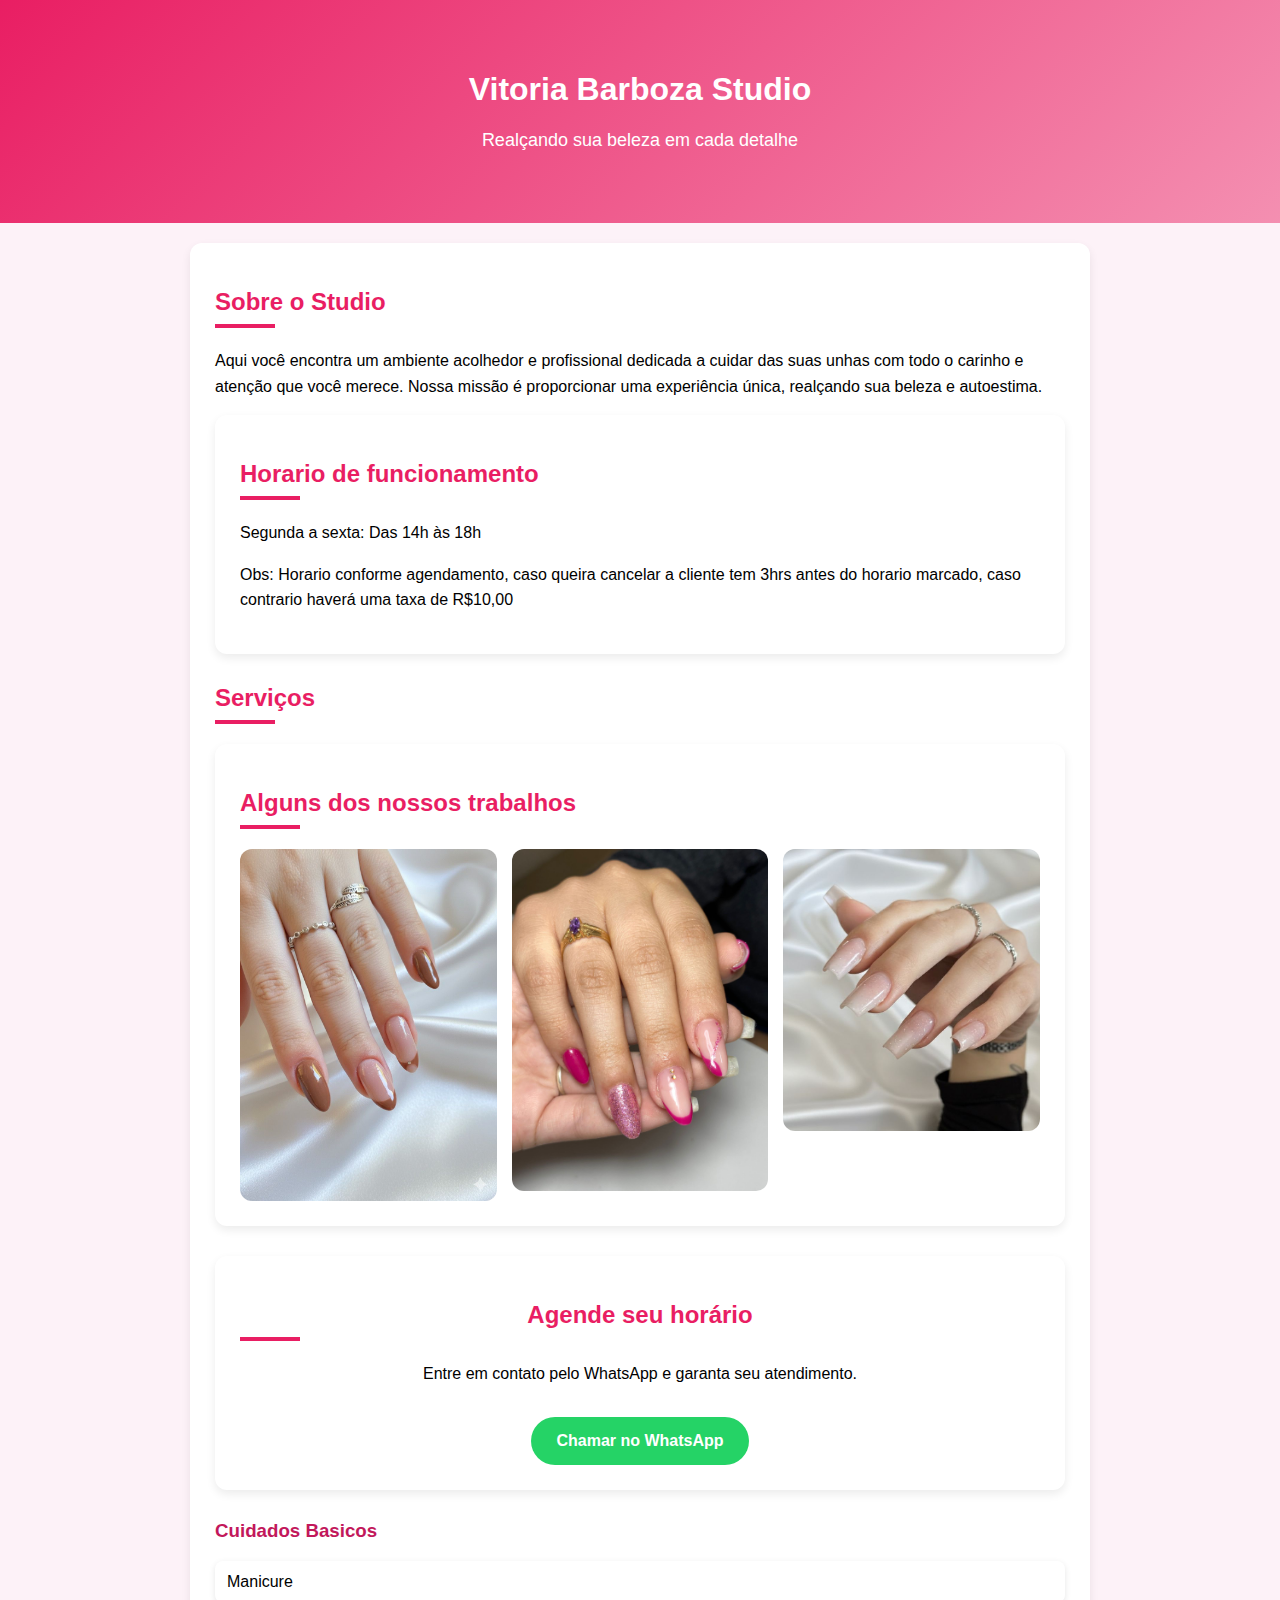
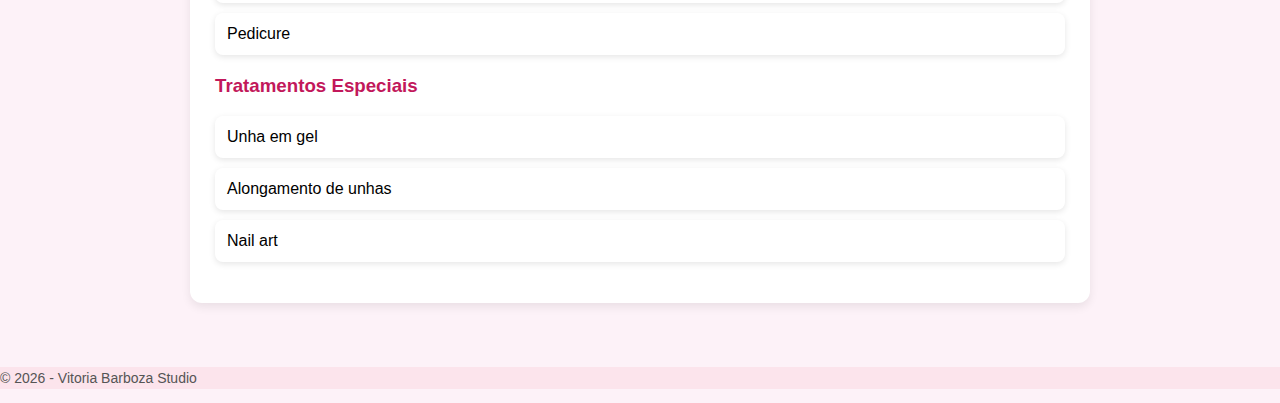
<file: salão-de-unhas/index.html>
<!DOCTYPE html>
<html lang="pt-BR">
<head>
    <meta charset="UTF-8">
    <title>Salão de Unhas</title>
    <link rel="stylesheet" href="style.css">
</head>
<body>

    <header>
        <h1>Vitoria Barboza Studio</h1>
        <p>Realçando sua beleza em cada detalhe</p>
    </header>

    <main>
        <section>
            <h2>Sobre o Studio</h2>
            <p>
                Aqui você encontra um ambiente acolhedor e profissional dedicada a cuidar das suas unhas com todo o carinho e atenção que você merece. Nossa missão é proporcionar uma experiência única, realçando sua beleza e autoestima.
            </p>

        <section>
        <h2>Horario de funcionamento</h2>
        <p>Segunda a sexta: Das 14h às 18h</p>
        <p>Obs: Horario conforme agendamento, caso queira cancelar a cliente tem 3hrs antes do horario marcado, caso contrario haverá uma taxa de R$10,00</p>
        </section>
            <h2>Serviços</h2>
            <section id="galeria">
    <h2>Alguns dos nossos trabalhos</h2>

    <div class="galeria">
    <img src="imagens/unhas1.jpeg" alt="Unhas decoradas">
    <img src="imagens/unhas2.jpeg" alt="Unhas em gel">
    <img src="imagens/unhas3.jpeg" alt="Nail art">
</div>

</section>


            <section id="contato">
    <h2>Agende seu horário</h2>
    <p>Entre em contato pelo WhatsApp e garanta seu atendimento.</p>

    <a class="whatsapp-button" 
       href="https://wa.me/55996022226" 
       target="_blank">
        Chamar no WhatsApp
    </a>
</section>

            <h3>Cuidados Basicos</h3>
            <ul>
                <li>Manicure</li>
                <li>Pedicure</li>
            </ul>
            <h3>Tratamentos Especiais</h3>
            <ul>
                <li>Unha em gel</li>
                <li>Alongamento de unhas</li>
                <li>Nail art</li>
            </ul>
        </section>
    </main>

    <footer>
        <p>© 2026 - Vitoria Barboza Studio</p>
    </footer>

</body>
</html>
</file>
<file: salão-de-unhas/style.css>
body {
    font-family: Arial, sans-serif;
    background-color: #fdf2f8;
    margin: 0;
    padding: 0;
}

header {
    background: linear-gradient(135deg, #e91e63, #f48fb1);
    color: white;
    text-align: center;
    padding: 50px 20px;
}

header p {
    font-size: 18px;
}


main {
    padding: 20px;
}

section {
    margin-bottom: 30px;
}

h2 {
    color: #e91e63;
}

footer {
    background-color: #fce4ec;
    color: #555;
    font-size: 14px;
}

main {
    max-width: 900px;
    margin: auto;
}
section ul {
    list-style: none;
    padding: 0;
}

section li {
    background-color: #ffffff;
    padding: 12px;
    margin-bottom: 10px;
    border-radius: 8px;
    box-shadow: 0 2px 6px rgba(0,0,0,0.1);
}
h1 {
    margin-bottom: 10px;
}

h3 {
    margin-top: 20px;
    color: #c2185b;
}
p {
    line-height: 1.6;
}
#contato {
    text-align: center;
}

.whatsapp-button {
    display: inline-block;
    background-color: #25d366;
    color: white;
    padding: 15px 25px;
    margin-top: 15px;
    border-radius: 50px;
    text-decoration: none;
    font-weight: bold;
    font-size: 16px;
}

.whatsapp-button:hover {
    background-color: #1ebe5d;
}
@media (max-width: 600px) {

    header {
        padding: 20px 10px;
    }

    h1 {
        font-size: 26px;
    }

    h2 {
        font-size: 22px;
    }

    main {
        padding: 15px;
    }

    .whatsapp-button {
        width: 100%;
        box-sizing: border-box;
    }
}
section {
    background-color: #ffffff;
    padding: 25px;
    border-radius: 12px;
    box-shadow: 0 4px 10px rgba(0,0,0,0.08);
}
h2 {
    position: relative;
    margin-bottom: 20px;
}

h2::after {
    content: "";
    display: block;
    width: 60px;
    height: 4px;
    background-color: #e91e63;
    margin-top: 8px;
}
* {
    transition: 0.3s;
}
.galeria {
    display: grid;
    grid-template-columns: repeat(auto-fit, minmax(150px, 1fr));
    gap: 15px;
}

.galeria img {
    width: 100%;
    border-radius: 12px;
    object-fit: cover;
}
</file>
